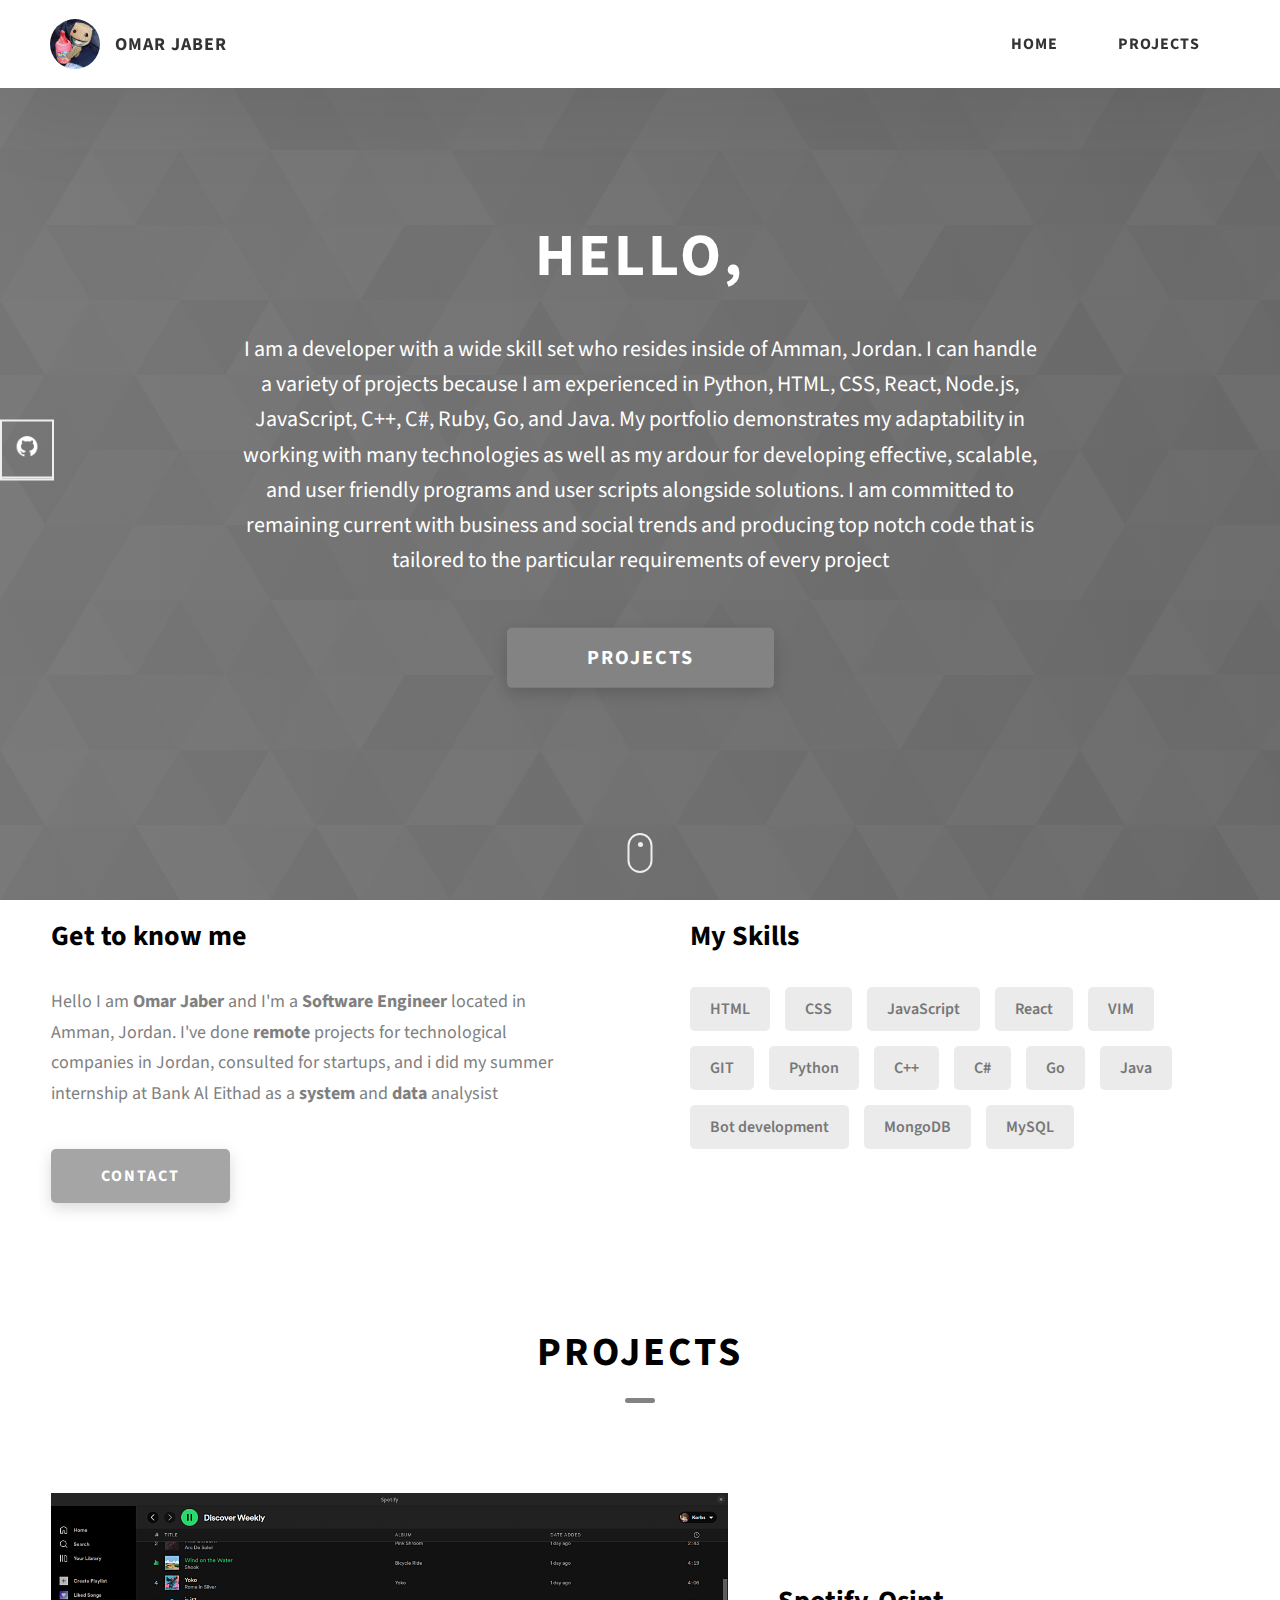
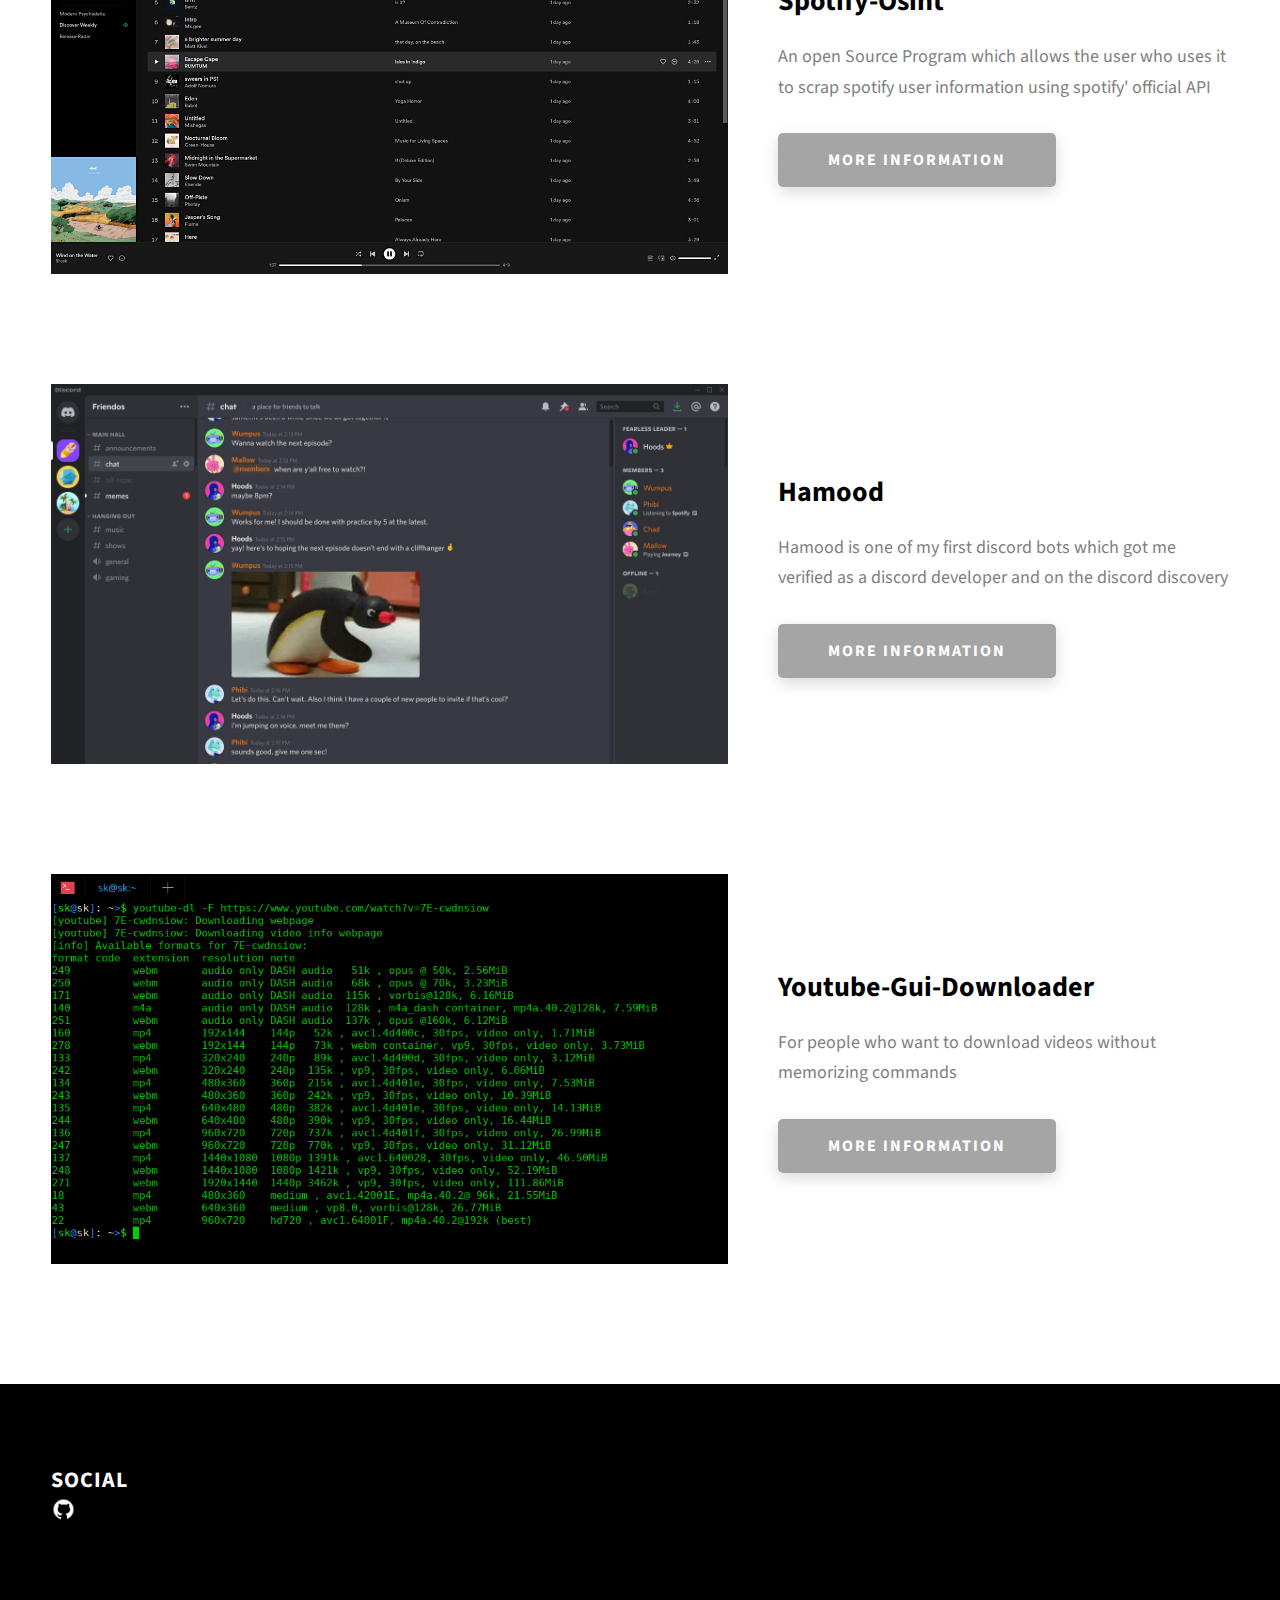
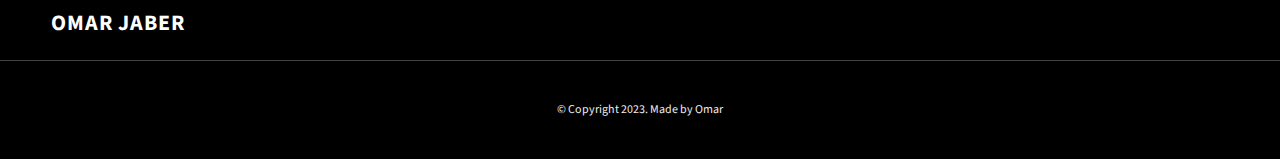
<file: index.html>
<!DOCTYPE html>
<html lang="en">
  <head>
    <meta charset="UTF-8" />
    <meta name="viewport" content="width=device-width, initial-scale=1.0" />
    <meta http-equiv="X-UA-Compatible" content="ie=edge" />
    <title>Omar Jaber</title>
    <meta name="description" content="Portfolio:O" />

    <link rel="stylesheet" href="css/style.css" />

    <link rel="preconnect" href="https://fonts.googleapis.com" />
    <link rel="preconnect" href="https://fonts.gstatic.com" crossorigin />
    <link
      href="https://fonts.googleapis.com/css2?family=Source+Sans+Pro:wght@400;600;700;900&display=swap"
      rel="stylesheet"
    />
  </head>
  <body>
    <header class="header">
      <div class="header__content">
        <div class="header__logo-container">
          <div class="header__logo-img-cont">
            <img
              src="./assets/png/avatar2.png"
              alt="Omar Logo Image"
              class="header__logo-img"
            />
          </div>
          <span class="header__logo-sub">Omar Jaber</span>
        </div>
        <div class="header__main">
          <ul class="header__links">
            <li class="header__link-wrapper">
              <a href="./index.html" class="header__link"> Home </a>
            </li>
            <li class="header__link-wrapper">
              <a href="./index.html#projects" class="header__link">
                Projects
              </a>
            </li>
          </ul>
          <div class="header__main-ham-menu-cont">
            <img
              src="./assets/svg/ham-menu.svg"
              alt="hamburger menu"
              class="header__main-ham-menu"
            />
            <img
              src="./assets/svg/ham-menu-close.svg"
              alt="hamburger menu close"
              class="header__main-ham-menu-close d-none"
            />
          </div>
        </div>
      </div>
      <div class="header__sm-menu">
        <div class="header__sm-menu-content">
          <ul class="header__sm-menu-links">
            <li class="header__sm-menu-link">
              <a href="./index.html"> Home </a>
            </li>

            <li class="header__sm-menu-link">
              <a href="./index.html#projects"> Projects </a>
            </li>
          </ul>
        </div>
      </div>
    </header>
    <section class="home-hero">
      <div class="home-hero__content">
        <h1 class="heading-primary">Hello,</h1>
        <div class="home-hero__info">
          <p class="text-primary">
            I am a developer with a wide skill set who resides inside of Amman, Jordan.
            I can handle a variety of projects because I am experienced in Python, HTML, CSS, React, Node.js, JavaScript, C++, C#, Ruby, Go, and Java.
            My portfolio demonstrates my adaptability in working with many technologies as well as my ardour for developing effective, scalable,
            and user friendly programs and user scripts alongside solutions.
            I am committed to remaining current with business and social trends and producing top notch code that is tailored
            to the particular requirements of every project
          </p>
        </div>
        <div class="home-hero__cta">
          <a href="./#projects" class="btn btn--bg">Projects</a>
        </div>
      </div>
      <div class="home-hero__socials">
        <div class="home-hero__social">
        </div>
        <div class="home-hero__social">
          <a href="https://github.com/ka-chng" target="_blank" class="home-hero__social-icon-link">
            <img
              src="./assets/png/github-ico.png"
              alt="icon"
              class="home-hero__social-icon"
            />
          </a>
        </div>
        </div>
      </div>
      <div class="home-hero__mouse-scroll-cont">
        <div class="mouse"></div>
      </div>
    </section>
    <br/>
      <div class="main-container">
        <div class="about__content">
          <div class="about__content-main">
            <h3 class="about__content-title">Get to know me</h3>
            <div class="about__content-details">
              <p class="about__content-details-para">
                Hello I am
                <strong>Omar Jaber</strong>
                and I'm a <strong> Software Engineer </strong> located in
                Amman, Jordan. I've done
                <strong> remote </strong>
                projects for technological companies in Jordan, consulted for startups, and i did my summer internship at Bank Al Eithad
                as a <strong>system</strong> and <strong>data</strong> analysist
              </p>
            </div>
            <a href="mailto:villain@duck.com" class="btn btn--med btn--theme dynamicBgClr"
              >Contact</a
            >
          </div>
          <div class="about__content-skills">
            <h3 class="about__content-title">My Skills</h3>
            <div class="skills">
              <div class="skills__skill">HTML</div>
              <div class="skills__skill">CSS</div>
              <div class="skills__skill">JavaScript</div>
              <div class="skills__skill">React</div>
              <div class="skills__skill">VIM</div>
              <div class="skills__skill">GIT</div>
              <div class="skills__skill">Python</div>
              <div class="skills__skill">C++</div>
              <div class="skills__skill">C#</div>
              <div class="skills__skill">Go</div>
              <div class="skills__skill">Java</div>
              <div class="skills__skill">Bot development</div>
              <div class="skills__skill">MongoDB</div>
              <div class="skills__skill">MySQL</div>

            </div>
          </div>
        </div>
      </div>
    </section>
    <section id="projects" class="projects sec-pad">
      <div class="main-container">
        <h2 class="heading heading-sec heading-sec__mb-bg">
          <span class="heading-sec__main">Projects</span>
          <span class="heading-sec__sub">
          </span>
        </h2>

        <div class="projects__content">
          <div class="projects__row">
            <div class="projects__row-img-cont">
              <img
                src="./assets/jpeg/spotify.jpeg"
                alt="Software Screenshot"
                class="projects__row-img"
                loading="lazy"
              />
            </div>
            <div class="projects__row-content">
              <h3 class="projects__row-content-title">Spotify-Osint</h3>
              <p class="projects__row-content-desc">
                An open Source Program which allows the user who uses it to scrap spotify user information using spotify' official API
              </p>
              <a
                href="./project-1.html"
                class="btn btn--med btn--theme dynamicBgClr"
                target="_blank"
                >More Information</a
              >
            </div>
          </div>
          <div class="projects__row">
            <div class="projects__row-img-cont">
              <img
                src="./assets/jpeg/discord.jpeg"
                alt="Software Screenshot"
                class="projects__row-img"
                loading="lazy"
              />
            </div>
            <div class="projects__row-content">
              <h3 class="projects__row-content-title">Hamood</h3>
              <p class="projects__row-content-desc">
                Hamood is one of my first discord bots which got me verified as a discord developer and on the discord discovery
              </p>
              <a
                href="./project-2.html"
                class="btn btn--med btn--theme dynamicBgClr"
                target="_blank"
                >More Information</a
              >
            </div>
          </div>
          <div class="projects__row">
            <div class="projects__row-img-cont">
              <img
                src="./assets/jpeg/yt-dl.jpeg"
                alt="Software Screenshot"
                class="projects__row-img"
                loading="lazy"
              />
            </div>
            <div class="projects__row-content">
              <h3 class="projects__row-content-title">Youtube-Gui-Downloader</h3>
              <p class="projects__row-content-desc">
                For people who want to download videos without memorizing commands
              </p>
              <a
                href="./project-3.html"
                class="btn btn--med btn--theme dynamicBgClr"
                target="_blank"
                >More Information</a
              >
          </div>
        </div>
      </div>
    </section>
        </div>
      </div>
    </section>
    <footer class="main-footer">
      <div class="main-container">
        <div class="main-footer__upper">
          <div class="main-footer__row main-footer__row-1">
            <h2 class="heading heading-sm main-footer__heading-sm">
              <span>Social</span>
            </h2>
              <a target="_blank" rel="noreferrer" href="#">
                <img
                  class="main-footer__icon"
                  src="./assets/png/github-ico.png"
                  alt="icon"
                  link="https://github.com/ka-chng"
                />
              </a>
            </div>
          </div>
          <div class="main-footer__row main-footer__row-2">
            <h4 class="heading heading-sm text-lt">Omar Jaber</h4>
            <p class="main-footer__short-desc">
            </p>
          </div>
        </div>
        <div class="main-footer__lower">
          &copy; Copyright 2023. Made by Omar
        </div>
      </div>
    </footer>

    <script src="./index.js"></script>
  </body>
</html>
</file>
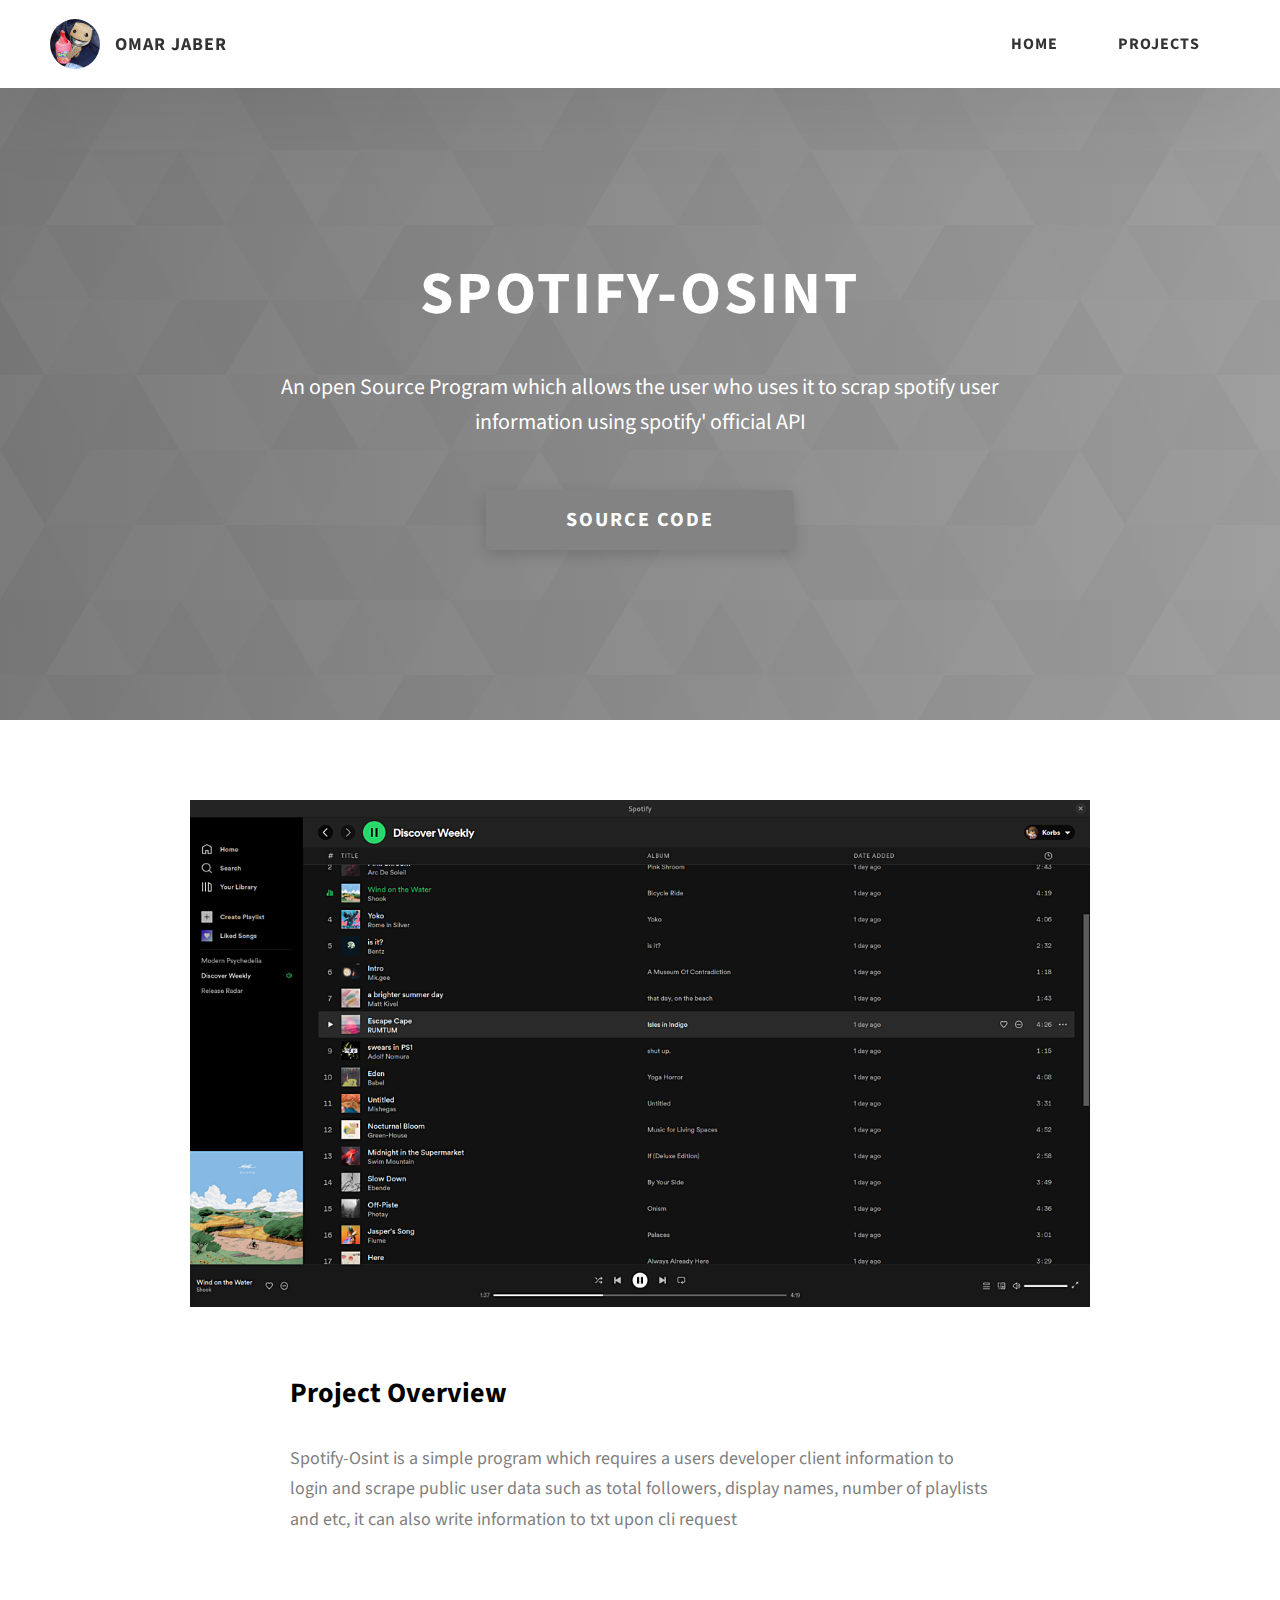
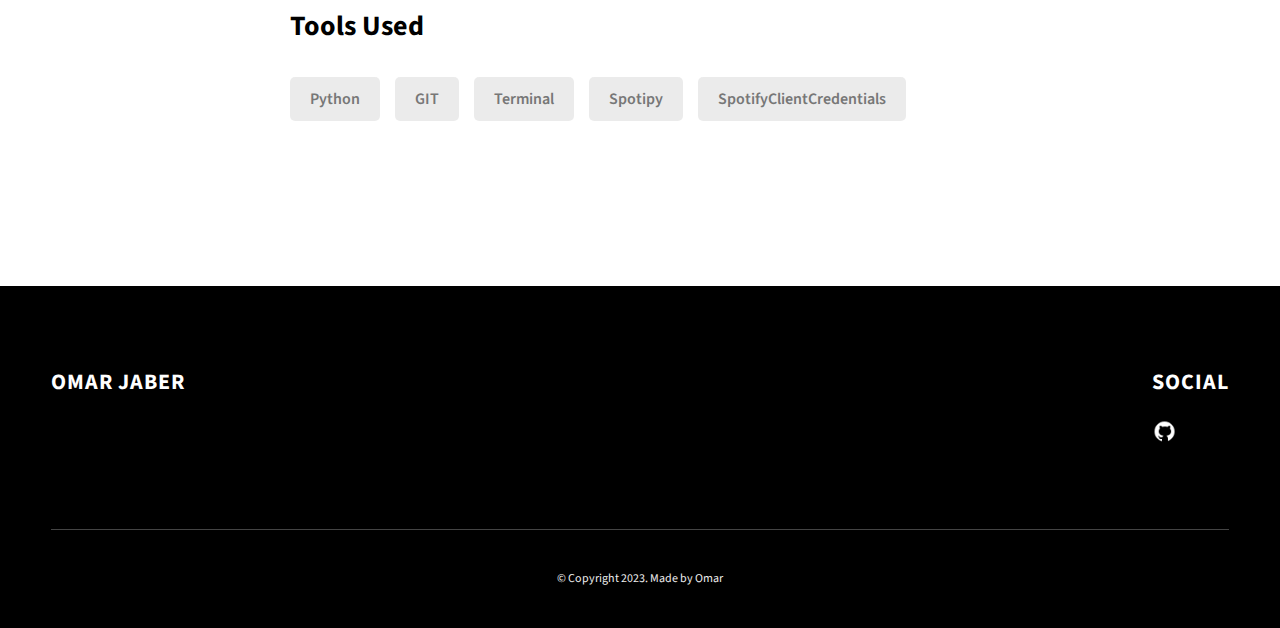
<file: project-1.html>
<!DOCTYPE html>
<html lang="en">
  <head>
    <meta charset="UTF-8" />
    <meta name="viewport" content="width=device-width, initial-scale=1.0" />
    <meta http-equiv="X-UA-Compatible" content="ie=edge" />
    <title>Spotify-Osint</title>
    <meta name="description" content="Case study page of Project" />

    <link rel="stylesheet" href="css/style.css" />

    <link rel="preconnect" href="https://fonts.googleapis.com" />
    <link rel="preconnect" href="https://fonts.gstatic.com" crossorigin />
    <link
      href="https://fonts.googleapis.com/css2?family=Source+Sans+Pro:wght@400;600;700;900&display=swap"
      rel="stylesheet"
    />
  </head>
  <body>
    <header class="header">
      <div class="header__content">
        <div class="header__logo-container">
          <div class="header__logo-img-cont">
            <img
              src="./assets/png/avatar2.png"
              alt="Omar Logo Image"
              class="header__logo-img"
            />
          </div>
          <span class="header__logo-sub">Omar Jaber</span>
        </div>
        <div class="header__main">
          <ul class="header__links">
            <li class="header__link-wrapper">
              <a href="./index.html" class="header__link"> Home </a>
            </li>
            <li class="header__link-wrapper">
              <a href="./index.html#projects" class="header__link">
                Projects
              </a>
            </li>
          </ul>
          <div class="header__main-ham-menu-cont">
            <img
              src="./assets/svg/ham-menu.svg"
              alt="hamburger menu"
              class="header__main-ham-menu"
            />
            <img
              src="./assets/svg/ham-menu-close.svg"
              alt="hamburger menu close"
              class="header__main-ham-menu-close d-none"
            />
          </div>
        </div>
      </div>
      <div class="header__sm-menu">
        <div class="header__sm-menu-content">
          <ul class="header__sm-menu-links">
            <li class="header__sm-menu-link">
              <a href="./index.html"> Home </a>
            </li>

            <li class="header__sm-menu-link">
              <a href="./index.html#projects"> Projects </a>
            </li>
          </ul>
        </div>
      </div>
    </header>
    <section class="project-cs-hero">
      <div class="project-cs-hero__content">
        <h1 class="heading-primary">Spotify-Osint</h1>
        <div class="project-cs-hero__info">
          <p class="text-primary">
            An open Source Program which allows the user who uses it to scrap spotify user information using spotify' official API
          </p>
        </div>
        <div class="project-cs-hero__cta">
          <a href="https://github.com/ka-chng/spotify-information-gather" class="btn btn--bg" target="_blank">Source Code</a>
        </div>
      </div>
    </section>
    <section class="project-details">
      <div class="main-container">
        <div class="project-details__content">
          <div class="project-details__showcase-img-cont">
            <img
              src="./assets/jpeg/spotify.jpeg"
              alt="Project Image"
              class="project-details__showcase-img"
            />
          </div>
          <div class="project-details__content-main">
            <div class="project-details__desc">
              <h3 class="project-details__content-title">Project Overview</h3>
              <p class="project-details__desc-para">
                Spotify-Osint is a simple program which requires a users developer client information to login and scrape public user data such as total followers, display names, number of playlists and etc, it can also write information to txt upon cli request
              </p>
              <p class="project-details__desc-para">
              </p>
            </div>
            <div class="project-details__tools-used">
              <h3 class="project-details__content-title">Tools Used</h3>
              <div class="skills">
                <div class="skills__skill">Python</div>
                <div class="skills__skill">GIT</div>
                <div class="skills__skill">Terminal</div>
                <div class="skills__skill">Spotipy</div>
                <div class="skills__skill">SpotifyClientCredentials</div>
              </div>
            </div>
            <div class="project-details__links">
            </div>
          </div>
        </div>
      </div>
    </section>
    <footer class="main-footer">
      <div class="main-container">
        <div class="main-footer__upper">
          <div class="main-footer__row main-footer__row-1">
            <h2 class="heading heading-sm main-footer__heading-sm">
              <span>Social</span>
            </h2>
            <div class="main-footer__social-cont">
              <a target="_blank" rel="noreferrer" href="https://github.com/ka-chng">
                <img
                  class="main-footer__icon"
                  src="./assets/png/github-ico.png"
                  alt="icon"
                />
              </a>
            </div>
          </div>
          <div class="main-footer__row main-footer__row-2">
            <h4 class="heading heading-sm text-lt">Omar Jaber</h4>
          </div>
        </div>

        <div class="main-footer__lower">
          &copy; Copyright 2023. Made by Omar 
        </div>
      </div>
    </footer>
    <script src="./index.js"></script>
  </body>
</html>
</file>
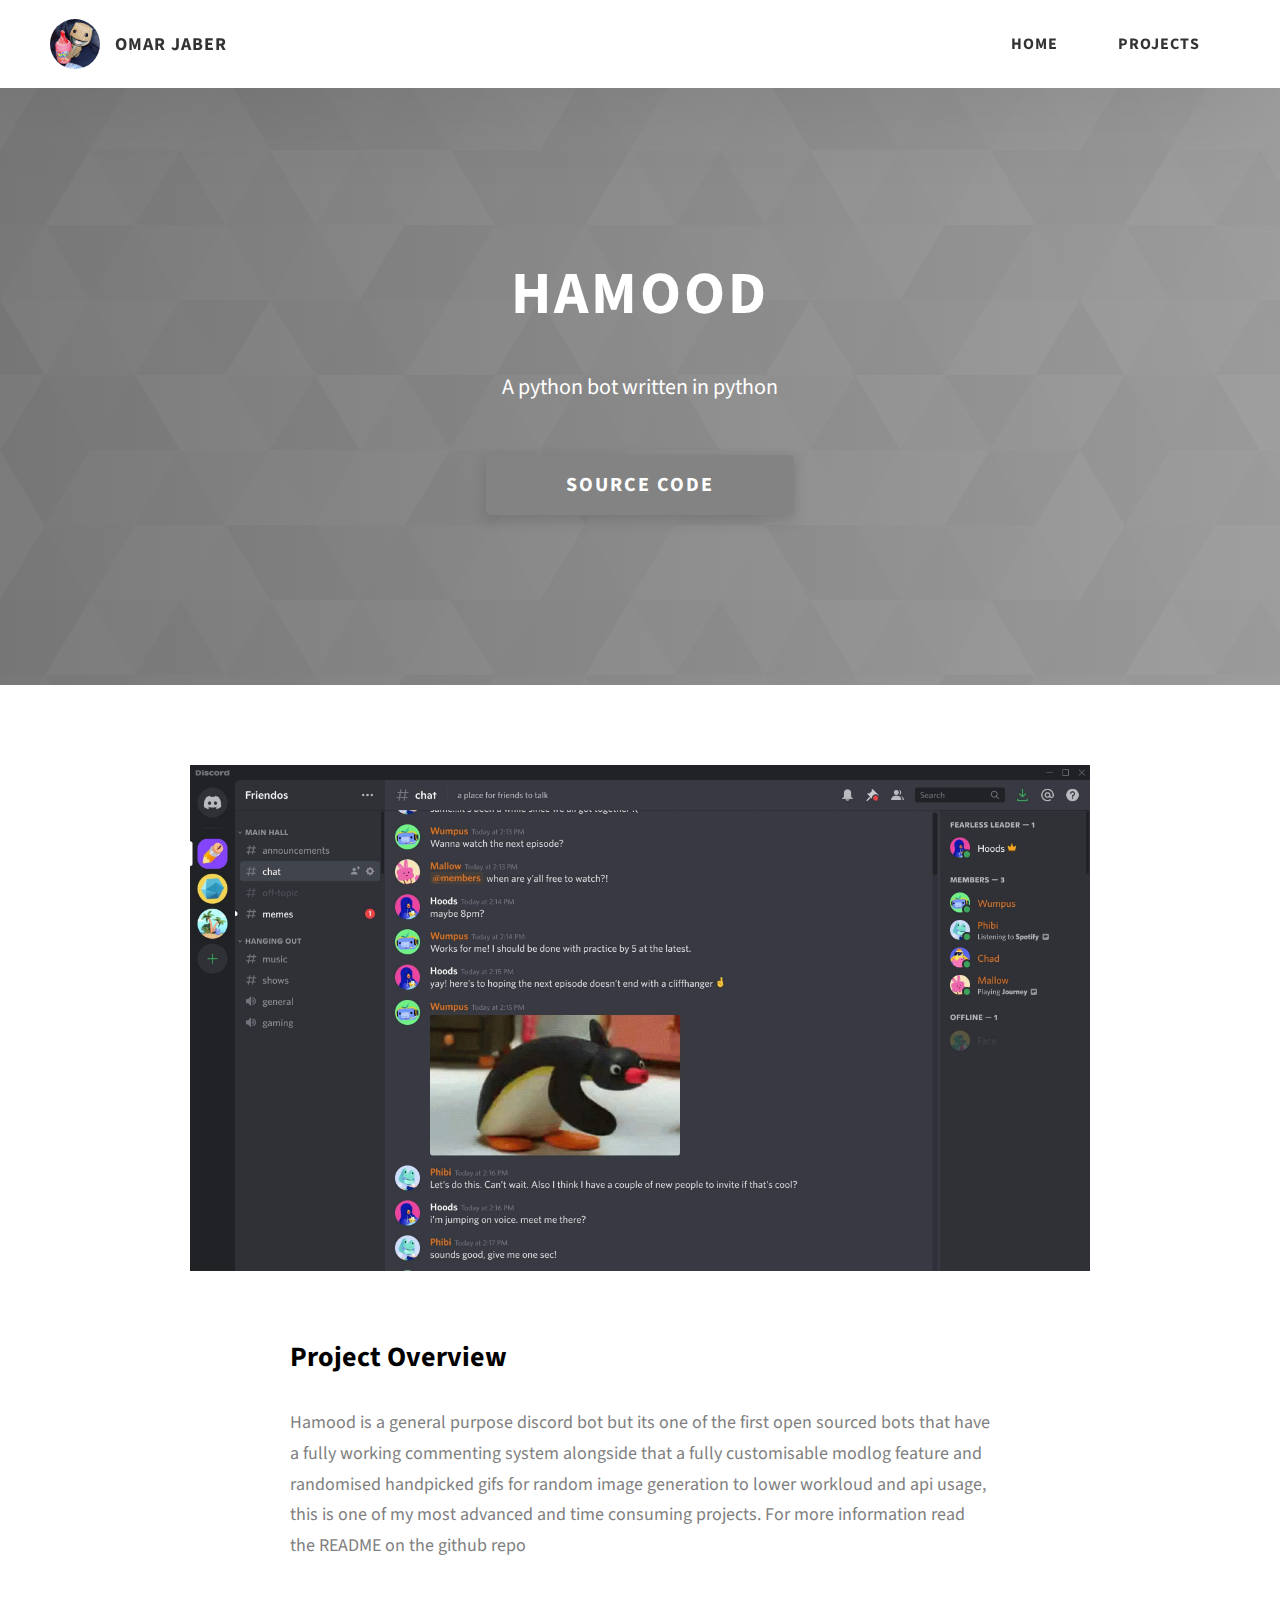
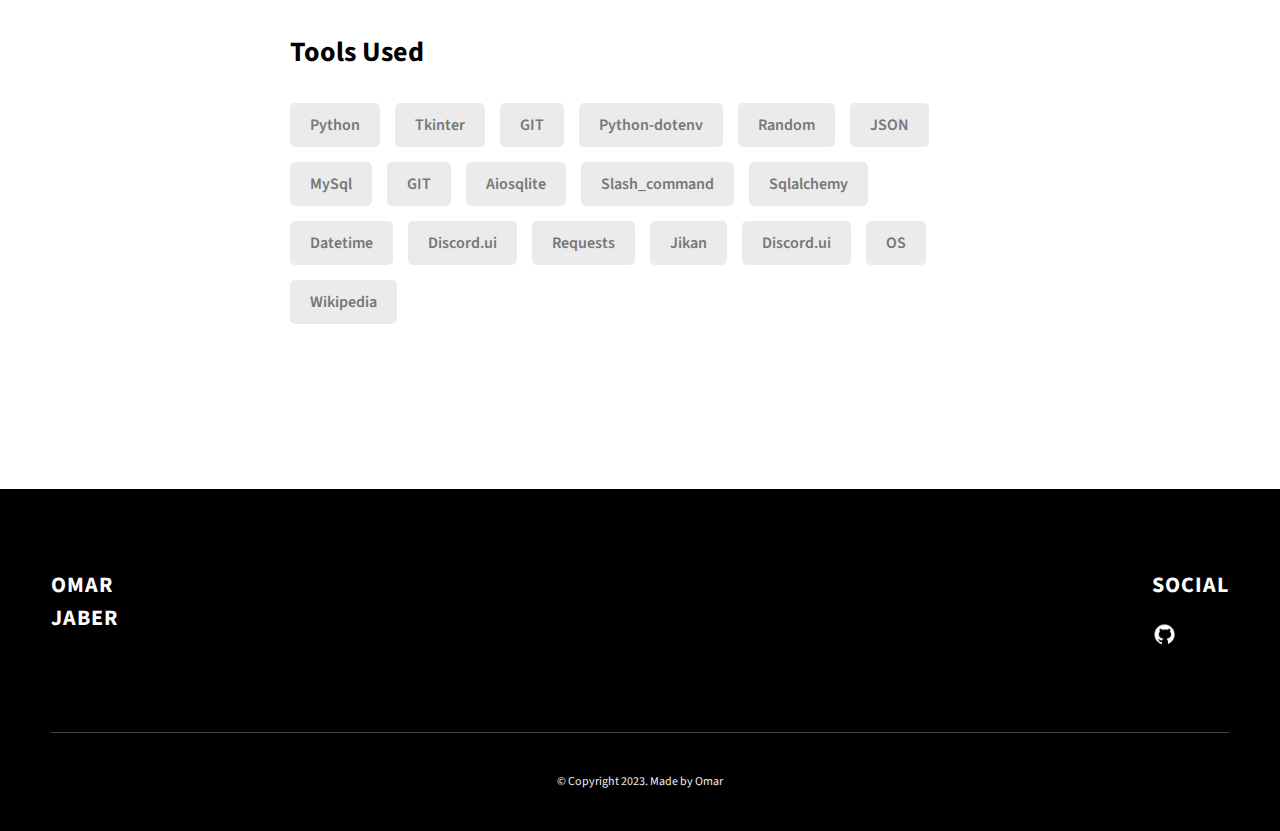
<file: project-2.html>
<!DOCTYPE html>
<html lang="en">
  <head>
    <meta charset="UTF-8" />
    <meta name="viewport" content="width=device-width, initial-scale=1.0" />
    <meta http-equiv="X-UA-Compatible" content="ie=edge" />
    <title>Hamood</title>
    <meta name="description" content="Case study page of Project" />

    <link rel="stylesheet" href="css/style.css" />

    <link rel="preconnect" href="https://fonts.googleapis.com" />
    <link rel="preconnect" href="https://fonts.gstatic.com" crossorigin />
    <link
      href="https://fonts.googleapis.com/css2?family=Source+Sans+Pro:wght@400;600;700;900&display=swap"
      rel="stylesheet"
    />
  </head>
  <body>
    <header class="header">
      <div class="header__content">
        <div class="header__logo-container">
          <div class="header__logo-img-cont">
            <img
              src="./assets/png/avatar2.png"
              alt="Omar Logo Image"
              class="header__logo-img"
            />
          </div>
          <span class="header__logo-sub">Omar Jaber</span>
        </div>
        <div class="header__main">
          <ul class="header__links">
            <li class="header__link-wrapper">
              <a href="./index.html" class="header__link"> Home </a>
            </li>
            <li class="header__link-wrapper">
              <a href="./index.html#projects" class="header__link">
                Projects
              </a>
            </li>
          </ul>
          <div class="header__main-ham-menu-cont">
            <img
              src="./assets/svg/ham-menu.svg"
              alt="hamburger menu"
              class="header__main-ham-menu"
            />
            <img
              src="./assets/svg/ham-menu-close.svg"
              alt="hamburger menu close"
              class="header__main-ham-menu-close d-none"
            />
          </div>
        </div>
      </div>
      <div class="header__sm-menu">
        <div class="header__sm-menu-content">
          <ul class="header__sm-menu-links">
            <li class="header__sm-menu-link">
              <a href="./index.html"> Home </a>
            </li>
            <li class="header__sm-menu-link">
              <a href="./index.html#projects"> Projects </a>
            </li>
          </ul>
        </div>
      </div>
    </header>
    <section class="project-cs-hero">
      <div class="project-cs-hero__content">
        <h1 class="heading-primary">Hamood</h1>
        <div class="project-cs-hero__info">
          <p class="text-primary">
            A python bot written in python
          </p>
        </div>
        <div class="project-cs-hero__cta">
          <a href="https://github.com/ka-chng/hamood-bot" class="btn btn--bg" target="_blank">Source Code</a>
        </div>
      </div>
    </section>
    <section class="project-details">
      <div class="main-container">
        <div class="project-details__content">
          <div class="project-details__showcase-img-cont">
            <img
              src="./assets/jpeg/discord.jpeg"
              alt="Project Image"
              class="project-details__showcase-img"
            />
          </div>
          <div class="project-details__content-main">
            <div class="project-details__desc">
              <h3 class="project-details__content-title">Project Overview</h3>
              <p class="project-details__desc-para">
                Hamood is a general purpose discord bot but its one of the first open sourced bots that have a fully working commenting system
                alongside that a fully customisable modlog feature and randomised handpicked gifs for random image generation to lower workloud and api
                usage, this is one of my most advanced and time consuming projects. For more information read the README on the github repo
              </p>
            </div>
            <div class="project-details__tools-used">
              <h3 class="project-details__content-title">Tools Used</h3>
              <div class="skills">
                <div class="skills__skill">Python</div>
                <div class="skills__skill">Tkinter</div>
                <div class="skills__skill">GIT</div>
                <div class="skills__skill">Python-dotenv</div>
                <div class="skills__skill">Random</div>
                <div class="skills__skill">JSON</div>
                <div class="skills__skill">MySql</div>
                <div class="skills__skill">GIT</div>
                <div class="skills__skill">Aiosqlite</div>
                <div class="skills__skill">Slash_command</div>
                <div class="skills__skill">Sqlalchemy </div>
                <div class="skills__skill">Datetime</div>
                <div class="skills__skill">Discord.ui</div>
                <div class="skills__skill">Requests</div>
                <div class="skills__skill">Jikan</div>
                <div class="skills__skill">Discord.ui</div>
                <div class="skills__skill">OS</div>
                <div class="skills__skill">Wikipedia</div>

              </div>
            </div>
            <div class="project-details__links">
            </div>
          </div>
        </div>
      </div>
    </section>
    <footer class="main-footer">
      <div class="main-container">
        <div class="main-footer__upper">
          <div class="main-footer__row main-footer__row-1">
            <h2 class="heading heading-sm main-footer__heading-sm">
              <span>Social</span>
            </h2>
            <div class="main-footer__social-cont">
              <a target="_blank" rel="noreferrer" href="https://github.com/ka-chng">
                <img
                  class="main-footer__icon"
                  src="./assets/png/github-ico.png"
                  alt="icon"
                />
            </div>
          </div>
          <div class="main-footer__row main-footer__row-2">
            <h4 class="heading heading-sm text-lt">Omar Jaber</h4>
          </div>
        </div>

        <div class="main-footer__lower">
          &copy; Copyright 2023. Made by Omar
        </div>
      </div>
    </footer>
    <script src="./index.js"></script>
  </body>
</html>
</file>
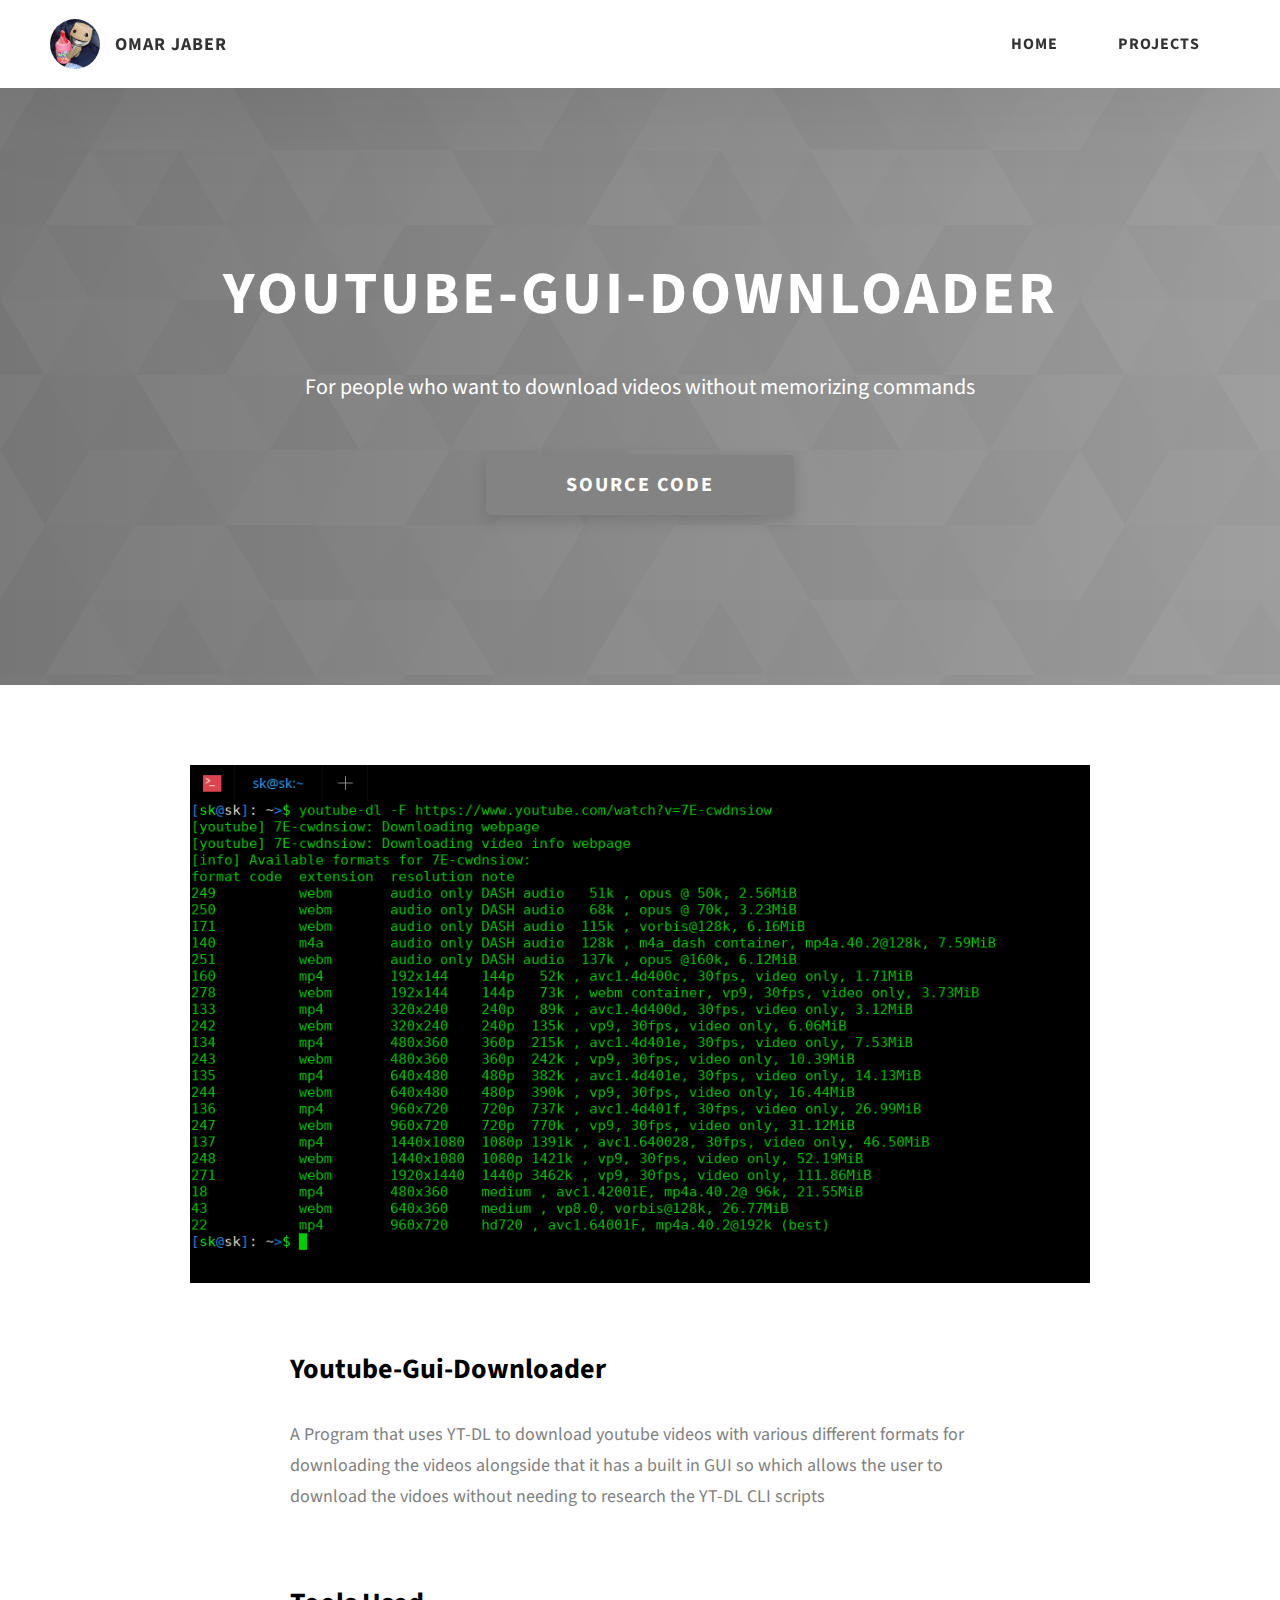
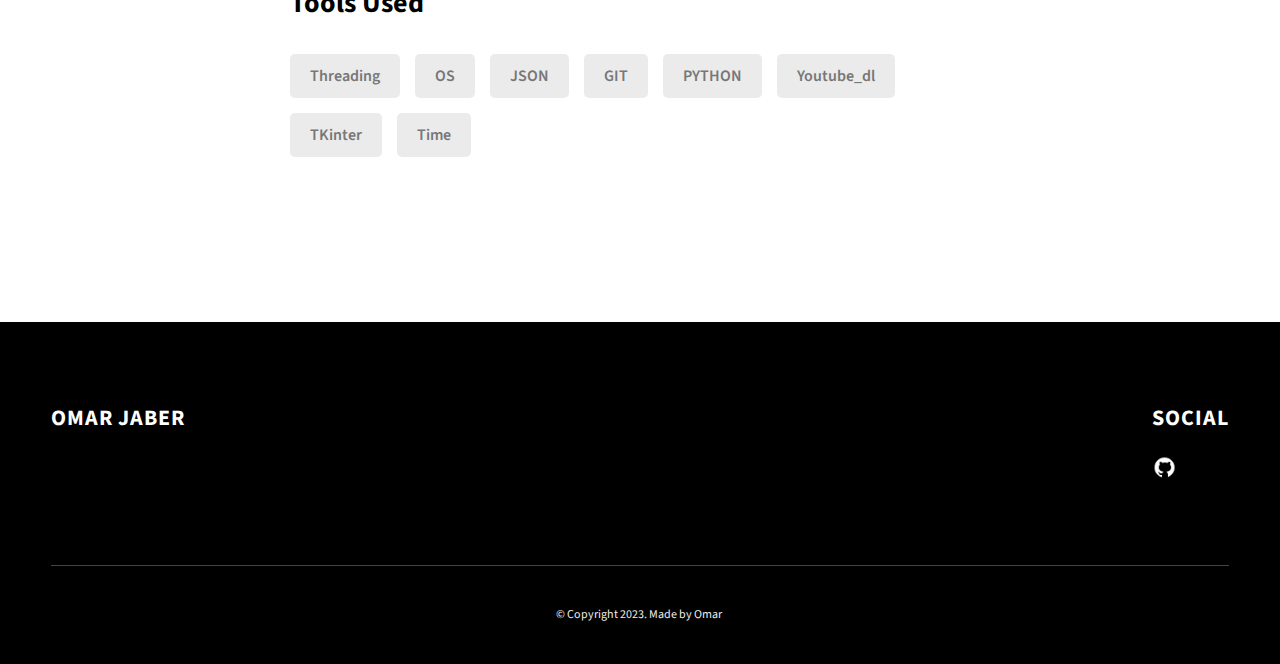
<file: project-3.html>
<!DOCTYPE html>
<html lang="en">
  <head>
    <meta charset="UTF-8" />
    <meta name="viewport" content="width=device-width, initial-scale=1.0" />
    <meta http-equiv="X-UA-Compatible" content="ie=edge" />
    <title>Youtube-Gui-Downloader</title>
    <meta name="description" content="Case study page of Project" />

    <link rel="stylesheet" href="css/style.css" />

    <link rel="preconnect" href="https://fonts.googleapis.com" />
    <link rel="preconnect" href="https://fonts.gstatic.com" crossorigin />
    <link
      href="https://fonts.googleapis.com/css2?family=Source+Sans+Pro:wght@400;600;700;900&display=swap"
      rel="stylesheet"
    />
  </head>
  <body>
    <header class="header">
      <div class="header__content">
        <div class="header__logo-container">
          <div class="header__logo-img-cont">
            <img
              src="./assets/png/avatar2.png"
              alt="Omar Logo Image"
              class="header__logo-img"
            />
          </div>
          <span class="header__logo-sub">Omar Jaber</span>
        </div>
        <div class="header__main">
          <ul class="header__links">
            <li class="header__link-wrapper">
              <a href="./index.html" class="header__link"> Home </a>
            </li>
            <li class="header__link-wrapper">
              <a href="./index.html#projects" class="header__link">
                Projects
              </a>
            </li>
          </ul>
          <div class="header__main-ham-menu-cont">
            <img
              src="./assets/svg/ham-menu.svg"
              alt="hamburger menu"
              class="header__main-ham-menu"
            />
            <img
              src="./assets/svg/ham-menu-close.svg"
              alt="hamburger menu close"
              class="header__main-ham-menu-close d-none"
            />
          </div>
        </div>
      </div>
      <div class="header__sm-menu">
        <div class="header__sm-menu-content">
          <ul class="header__sm-menu-links">
            <li class="header__sm-menu-link">
              <a href="./index.html"> Home </a>
            </li>
            <li class="header__sm-menu-link">
              <a href="./index.html#projects"> Projects </a>
            </li>
          </ul>
        </div>
      </div>
    </header>
    <section class="project-cs-hero">
      <div class="project-cs-hero__content">
        <h1 class="heading-primary">Youtube-Gui-Downloader</h1>
        <div class="project-cs-hero__info">
          <p class="text-primary">
            For people who want to download videos without memorizing commands
          </p>
        </div>
        <div class="project-cs-hero__cta">
          <a href="https://github.com/ka-chng/youtube-gui-downloader" class="btn btn--bg" target="_blank">Source Code</a>
        </div>
      </div>
    </section>
    <section class="project-details">
      <div class="main-container">
        <div class="project-details__content">
          <div class="project-details__showcase-img-cont">
            <img
              src="./assets/jpeg/yt-dl.jpeg"
              alt="Project Image"
              class="project-details__showcase-img"
            />
          </div>
          <div class="project-details__content-main">
            <div class="project-details__desc">
              <h3 class="project-details__content-title">Youtube-Gui-Downloader</h3>
              <p class="project-details__desc-para">
                A Program that uses YT-DL to download youtube videos with various different formats for downloading the videos
                alongside that it has a built in GUI so which allows the user to download the vidoes without needing to research the YT-DL CLI scripts 
              </p>
              <p class="project-details__desc-para">
              </p>
            </div>
            <div class="project-details__tools-used">
              <h3 class="project-details__content-title">Tools Used</h3>
              <div class="skills">
                <div class="skills__skill">Threading</div>
                <div class="skills__skill">OS</div>
                <div class="skills__skill">JSON</div>
                <div class="skills__skill">GIT</div>
                <div class="skills__skill">PYTHON</div>
                <div class="skills__skill">Youtube_dl</div>
                <div class="skills__skill">TKinter</div>
                <div class="skills__skill">Time</div>
              </div>
            </div>
            <div class="project-details__links">
            </div>
          </div>
        </div>
      </div>
    </section>
    <footer class="main-footer">
      <div class="main-container">
        <div class="main-footer__upper">
          <div class="main-footer__row main-footer__row-1">
            <h2 class="heading heading-sm main-footer__heading-sm">
              <span>Social</span>
            </h2>
            <div class="main-footer__social-cont">
              <a target="_blank" rel="noreferrer" href="https://github.com/ka-chng">
                <img
                  class="main-footer__icon"
                  src="./assets/png/github-ico.png"
                  alt="icon"
                />
              </a>
            </div>
          </div>
          <div class="main-footer__row main-footer__row-2">
            <h4 class="heading heading-sm text-lt">Omar Jaber</h4>
          </div>
        </div>

        <div class="main-footer__lower">
          &copy; Copyright 2023. Made by Omar
          <a rel="noreferrer" target="_blank">
        </div>
      </div>
    </footer>
    <script src="./index.js"></script>
  </body>
</html>
</file>
<file: css/style.css>
/*
0 - 600px:      Phone
600 - 900px:    Tablet portrait
900 - 1200px:   Tablet landscape
[1200 - 1800] is where our normal styles apply
1800px + :      Big desktop
$breakpoint arguement choices:
- phone
- tab-port
- tab-land
- big-desktop

Inside media queries 1em is always 16px i.e 1em = 16px at every screen size only inside media queries
*/
*,
*::after,
*::before {
  margin: 0;
  padding: 0;
  box-sizing: inherit;
  font-family: inherit; }

html {
  font-size: 62.5%;
  scroll-behavior: smooth; }
  @media only screen and (max-width: 75em) {
    html {
      font-size: 59%; } }
  @media only screen and (max-width: 56.25em) {
    html {
      font-size: 56%; } }
  @media only screen and (min-width: 112.5em) {
    html {
      font-size: 65%; } }

body {
  box-sizing: border-box;
  position: relative;
  line-height: 1.5;
  font-family: sans-serif;
  overflow-x: hidden;
  overflow-y: scroll;
  font-family: 'Source Sans Pro', sans-serif; }

a {
  text-decoration: none;
  color: inherit; }

li {
  list-style: none; }

input:focus,
button:focus,
a:focus,
textarea:focus {
  outline: none; }

button {
  border: none;
  cursor: pointer; }

textarea {
  resize: none; }

.heading-primary {
  font-size: 6rem;
  text-transform: uppercase;
  letter-spacing: 3px;
  text-align: center; }
  @media only screen and (max-width: 37.5em) {
    .heading-primary {
      font-size: 4.5rem; } }

.heading-sec__mb-bg {
  margin-bottom: 11rem; }
  @media only screen and (max-width: 56.25em) {
    .heading-sec__mb-bg {
      margin-bottom: 8rem; } }

.heading-sec__mb-med {
  margin-bottom: 9rem; }
  @media only screen and (max-width: 56.25em) {
    .heading-sec__mb-med {
      margin-bottom: 8rem; } }

.heading-sec__main {
  display: block;
  font-size: 4rem;
  text-transform: uppercase;
  letter-spacing: 1px;
  letter-spacing: 3px;
  text-align: center;
  margin-bottom: 3.5rem;
  position: relative; }
  .heading-sec__main--lt {
    color: #fff; }
    .heading-sec__main--lt::after {
      content: '';
      background: #fff !important; }
  .heading-sec__main::after {
    content: '';
    position: absolute;
    top: calc(100% + 1.5rem);
    height: 5px;
    width: 3rem;
    background: #838383;
    left: 50%;
    transform: translateX(-50%);
    border-radius: 5px; }
    @media only screen and (max-width: 37.5em) {
      .heading-sec__main::after {
        top: calc(100% + 1.2rem); } }

.heading-sec__sub {
  display: block;
  text-align: center;
  color: #777;
  font-size: 2rem;
  font-weight: 500;
  max-width: 80rem;
  margin: auto;
  line-height: 1.6; }
  @media only screen and (max-width: 37.5em) {
    .heading-sec__sub {
      font-size: 1.8rem; } }
  .heading-sec__sub--lt {
    color: #eee; }

.heading-sm {
  font-size: 2.2rem;
  text-transform: uppercase;
  letter-spacing: 1px; }

.main-container {
  max-width: 120rem;
  margin: auto;
  width: 92%; }

.btn {
  background: #838383;
  color: #ffffff;
  text-transform: uppercase;
  letter-spacing: 2px;
  display: inline-block;
  font-weight: 700;
  border-radius: 5px;
  box-shadow: 0 5px 15px 0 rgba(0, 0, 0, 0.15);
  transition: transform .3s; }
  .btn:hover {
    transform: translateY(-3px); }
  .btn--bg {
    padding: 1.5rem 8rem;
    font-size: 2rem; }
  .btn--med {
    padding: 1.5rem 5rem;
    font-size: 1.6rem; }
  .btn--theme {
    background: #a5a5a5;
    color: #fff; }
  .btn--theme-inv {
    color: #959595;
    background: #fff;
    border: 2px solid #797979;
    box-shadow: none;
    padding: calc(1.5rem - 2px) calc(5rem - 2px); }

.sec-pad {
  padding: 12rem 0; }
  @media only screen and (max-width: 56.25em) {
    .sec-pad {
      padding: 8rem 0; } }

.text-primary {
  color: #fff;
  font-size: 2.2rem;
  text-align: center;
  width: 100%;
  line-height: 1.6; }
  @media only screen and (max-width: 37.5em) {
    .text-primary {
      font-size: 2rem; } }

.d-none {
  display: none; }

.home-hero {
  color: #fff;
  background: linear-gradient(to right, rgba(89, 89, 89, 0.8), rgba(73, 73, 73, 0.8)), url(../../assets/svg/common-bg.svg);
  background-position: center;
  height: 100vh;
  min-height: 80rem;
  max-height: 120rem;
  position: relative; }
  @media only screen and (max-width: 37.5em) {
    .home-hero {
      height: unset;
      min-height: unset; } }
  .home-hero__socials {
    position: absolute;
    top: 50%;
    border: 2px solid #eee;
    border-left: 2px solid #eee;
    transform: translateY(-50%); }
    @media only screen and (max-width: 56.25em) {
      .home-hero__socials {
        display: none; } }
  .home-hero__mouse-scroll-cont {
    position: absolute;
    bottom: 3%;
    left: 50%;
    transform: translateX(-50%); }
    @media only screen and (max-width: 37.5em) {
      .home-hero__mouse-scroll-cont {
        display: none; } }
  .home-hero__social {
    width: 5rem; }
  .home-hero__social-icon-link {
    width: 100%;
    display: block;
    padding: 1.2rem;
    border-bottom: 2px solid #eee;
    transition: background .3s; }
    .home-hero__social-icon-link:hover {
      background: rgba(255, 255, 255, 0.1); }
    .home-hero__social-icon-link--bd-none {
      border-bottom: 0; }
  .home-hero__social-icon {
    width: 100%; }
  .home-hero__content {
    position: absolute;
    top: 50%;
    left: 50%;
    transform: translate(-50%, -50%);
    max-width: 90rem;
    width: 92%; }
    @media only screen and (max-width: 37.5em) {
      .home-hero__content {
        padding: 19rem 0 13rem 0;
        margin: auto;
        position: static;
        transform: translate(0, 0); } }
  .home-hero__info {
    margin: 3rem auto 0 auto;
    max-width: 80rem; }
  .home-hero__cta {
    margin-top: 5rem;
    text-align: center; }

.about {
  background: #fafafa; }
  .about__content {
    display: grid;
    grid-template-columns: 1fr 1fr;
    grid-gap: 10rem; }
    @media only screen and (max-width: 56.25em) {
      .about__content {
        grid-template-columns: 1fr;
        grid-gap: 8rem; } }
    .about__content-title {
      font-weight: 700;
      font-size: 2.8rem;
      margin-bottom: 3rem; }
      @media only screen and (max-width: 37.5em) {
        .about__content-title {
          font-size: 2.4rem; } }
    .about__content-details-para {
      font-size: 1.8rem;
      color: grey;
      max-width: 60rem;
      line-height: 1.7;
      margin-bottom: 1rem; }
      .about__content-details-para--hl {
        font-weight: 700;
        margin: 0 3px; }
      .about__content-details-para:last-child {
        margin-bottom: 4rem; }

.projects__row {
  display: grid;
  grid-template-columns: 1.5fr 1fr;
  grid-gap: 5rem;
  margin-bottom: 11rem; }
  @media only screen and (max-width: 56.25em) {
    .projects__row {
      grid-template-columns: 1fr;
      grid-gap: 2rem;
      margin-bottom: 8rem; } }
  @media only screen and (max-width: 56.25em) {
    .projects__row {
      text-align: center; } }
  .projects__row:last-child {
    margin-bottom: 0; }
  .projects__row-img-cont {
    overflow: hidden; }
  .projects__row-img {
    width: 100%;
    display: block;
    object-fit: cover; }
  .projects__row-content {
    padding: 2rem 0;
    display: flex;
    justify-content: center;
    flex-direction: column;
    align-items: flex-start; }
    @media only screen and (max-width: 56.25em) {
      .projects__row-content {
        align-items: center; } }
    .projects__row-content-title {
      font-weight: 700;
      font-size: 2.8rem;
      margin-bottom: 2rem; }
      @media only screen and (max-width: 37.5em) {
        .projects__row-content-title {
          font-size: 2.4rem; } }
    .projects__row-content-desc {
      font-size: 1.8rem;
      color: grey;
      max-width: 60rem;
      line-height: 1.7;
      margin-bottom: 3rem; }
      @media only screen and (max-width: 37.5em) {
        .projects__row-content-desc {
          font-size: 1.7rem; } }

.contact {
  background: linear-gradient(to right, rgba(0, 98, 185, 0.8), rgba(0, 98, 185, 0.8)), url(../../assets/svg/common-bg.svg);
  background-size: cover;
  background-position: center; }
  .contact__form-container {
    box-shadow: 0 0 10px rgba(0, 0, 0, 0.1);
    background: white;
    padding: 4rem;
    margin-top: 6rem;
    max-width: 80rem;
    text-align: right;
    width: 95%;
    border-radius: 5px;
    margin: 5rem auto 0 auto; }
    @media only screen and (max-width: 37.5em) {
      .contact__form-container {
        padding: 3rem; } }
  .contact__form-field {
    margin-bottom: 4rem; }
    @media only screen and (max-width: 37.5em) {
      .contact__form-field {
        margin-bottom: 3rem; } }
  .contact__form-label {
    color: #666;
    font-size: 1.4rem;
    letter-spacing: 1px;
    font-weight: 700;
    margin-bottom: 1rem;
    display: block;
    text-align: left; }
  .contact__form-input {
    color: #333;
    padding: 2rem;
    width: 100%;
    border: 1px solid #ebebeb;
    font-size: 1.6rem;
    letter-spacing: 0px;
    background: #f0f0f0;
    border-radius: 5px;
    font-weight: 600;
    /* Code for Modern Browsers */
    /* Code for WebKit, Blink, Edge */
    /* Code for Internet Explorer 10-11 */
    /* Code for Microsoft Edge */
    /* Code for Mozilla Firefox 4 to 18 */
    /* Code for Mozilla Firefox 19+ */ }
    .contact__form-input::placeholder {
      color: #999;
      font-weight: 600;
      font-size: 1.6rem; }
    .contact__form-input::-webkit-input-placeholder {
      color: #999;
      font-weight: 600;
      font-size: 1.6rem; }
    .contact__form-input:-ms-input-placeholder {
      color: #999;
      font-weight: 600;
      font-size: 1.6rem; }
    .contact__form-input::-ms-input-placeholder {
      color: #999;
      font-weight: 600;
      font-size: 1.6rem; }
    .contact__form-input:-moz-placeholder {
      opacity: 1;
      color: #999;
      font-weight: 600;
      font-size: 1.6rem; }
    .contact__form-input::-moz-placeholder {
      opacity: 1;
      color: #999;
      font-weight: 600;
      font-size: 1.6rem; }
  .contact__btn {
    width: 30%;
    padding: 2rem 4rem;
    font-size: 1.6rem; }
    @media only screen and (max-width: 37.5em) {
      .contact__btn {
        width: 100%; } }

.project-cs-hero {
  color: #fff;
  background: linear-gradient(to right, rgba(90, 90, 90, 0.8), rgba(135, 135, 135, 0.8)), url(../../assets/svg/common-bg.svg);
  background-size: cover;
  background-position: center;
  position: relative; }
  @media only screen and (max-width: 37.5em) {
    .project-cs-hero {
      height: unset;
      min-height: unset; } }
  .project-cs-hero__content {
    padding: 25rem 0 17rem 0;
    max-width: 90rem;
    width: 92%;
    margin: auto; }
    @media only screen and (max-width: 37.5em) {
      .project-cs-hero__content {
        padding: 19rem 0 13rem 0;
        margin: auto;
        position: static;
        transform: translate(0, 0); } }
  .project-cs-hero__info {
    margin: 3rem auto 0 auto;
    max-width: 80rem; }
  .project-cs-hero__cta {
    margin-top: 5rem;
    text-align: center; }

.project-details__content {
  padding: 8rem 0;
  max-width: 90rem;
  margin: auto; }
  .project-details__content-title {
    font-weight: 700;
    font-size: 2.8rem;
    margin-bottom: 3rem; }
    @media only screen and (max-width: 37.5em) {
      .project-details__content-title {
        font-size: 2.4rem; } }

.project-details__showcase-img-cont {
  width: 100%;
  margin-bottom: 6rem; }

.project-details__showcase-img {
  width: 100%; }

.project-details__content-main {
  width: 100%;
  max-width: 70rem;
  margin: auto; }

.project-details__desc {
  margin: 0 0 7rem 0; }
  .project-details__desc-para {
    font-size: 1.8rem;
    line-height: 1.7;
    color: grey;
    margin-bottom: 2rem; }

.project-details__tools-used {
  margin: 0 0 7rem 0; }
  .project-details__tools-used-list {
    display: flex;
    flex-wrap: wrap; }
  .project-details__tools-used-item {
    padding: 1rem 2rem;
    margin-bottom: 1.5rem;
    margin-right: 1.5rem;
    font-size: 1.6rem;
    background: rgba(153, 153, 153, 0.2);
    border-radius: 5px;
    font-weight: 600;
    color: #777; }

.project-details__links {
  margin: 0 0; }
  .project-details__links-btn {
    margin-right: 2rem; }
    @media only screen and (max-width: 37.5em) {
      .project-details__links-btn {
        margin-right: 0;
        width: 70%;
        margin-bottom: 2rem;
        text-align: center; } }
    .project-details__links-btn:last-child {
      margin: 0; }
      @media only screen and (max-width: 37.5em) {
        .project-details__links-btn:last-child {
          margin: 0; } }

.header {
  position: fixed;
  width: 100%;
  z-index: 1000;
  background: #000;
  background: #fff;
  box-shadow: 0 10px 100px rgba(0, 0, 0, 0.1); }
  .header__content {
    display: flex;
    align-items: center;
    justify-content: space-between;
    padding: 1rem 5rem; }
    @media only screen and (max-width: 56.25em) {
      .header__content {
        padding: 0 2rem; } }
  .header__logo-container {
    display: flex;
    align-items: center;
    cursor: pointer;
    color: #333;
    transition: color .3s; }
    .header__logo-container:hover {
      color: #838383; }
  .header__logo-img-cont {
    width: 5rem;
    height: 5rem;
    border-radius: 50px;
    overflow: hidden;
    margin-right: 1.5rem;
    background: #838383; }
    @media only screen and (max-width: 56.25em) {
      .header__logo-img-cont {
        width: 4.5rem;
        height: 4.5rem;
        margin-right: 1.2rem; } }
  .header__logo-img {
    width: 100%;
    height: 100%;
    object-fit: cover;
    object-position: center;
    display: block; }
  .header__logo-sub {
    font-size: 1.8rem;
    text-transform: uppercase;
    font-weight: 700;
    letter-spacing: 1px; }
  .header__links {
    display: flex; }
    @media only screen and (max-width: 37.5em) {
      .header__links {
        display: none; } }
  .header__link {
    padding: 2.2rem 3rem;
    display: inline-block;
    font-size: 1.6rem;
    color: #333;
    text-transform: uppercase;
    letter-spacing: 1px;
    font-weight: 700;
    transition: color .3s; }
    .header__link:hover {
      color: #838383; }
    @media only screen and (max-width: 56.25em) {
      .header__link {
        padding: 3rem 1.8rem;
        font-size: 1.5rem; } }
  .header__main-ham-menu-cont {
    display: none;
    width: 3rem;
    padding: 2.2rem 0; }
    @media only screen and (max-width: 37.5em) {
      .header__main-ham-menu-cont {
        display: block; } }
  .header__main-ham-menu {
    width: 100%; }
  .header__main-ham-menu-close {
    width: 100%; }
  .header__sm-menu {
    background: #fff;
    position: absolute;
    width: 100%;
    top: 100%;
    visibility: hidden;
    opacity: 0;
    transition: all .3s;
    box-shadow: 0px 5px 5px 0px rgba(0, 0, 0, 0.1);
    -webkit-box-shadow: 0px 5px 5px 0px rgba(0, 0, 0, 0.1);
    -moz-box-shadow: 0px 5px 5px 0px rgba(0, 0, 0, 0.1); }
    .header__sm-menu--active {
      visibility: hidden;
      opacity: 0; }
      @media only screen and (max-width: 37.5em) {
        .header__sm-menu--active {
          visibility: visible;
          opacity: 1; } }
  .header__sm-menu-link a {
    display: block;
    text-decoration: none;
    padding: 2.5rem 3rem;
    font-size: 1.6rem;
    color: #333;
    text-align: right;
    border-bottom: 1px solid #eee;
    font-weight: 700;
    text-transform: uppercase;
    letter-spacing: 2px;
    transition: color .3s; }
    .header__sm-menu-link a:hover {
      color: #838383; }
  .header__sm-menu-link:first-child a {
    border-top: 1px solid #eee; }
  .header__sm-menu-link-last {
    border-bottom: 0; }

.main-footer {
  background: #000;
  color: #fff; }
  .main-footer__upper {
    display: flex;
    justify-content: space-between;
    padding: 8rem 0; }
    @media only screen and (max-width: 56.25em) {
      .main-footer__upper {
        padding: 6rem 0; } }
    @media only screen and (max-width: 37.5em) {
      .main-footer__upper {
        display: block; } }
  .main-footer__row-1 {
    order: 2; }
    @media only screen and (max-width: 56.25em) {
      .main-footer__row-1 {
        margin-bottom: 5rem; } }
  .main-footer__row-2 {
    width: 40%;
    order: 1;
    max-width: 50rem; }
    @media only screen and (max-width: 56.25em) {
      .main-footer__row-2 {
        width: 100%; } }
  .main-footer__short-desc {
    margin-top: 2rem;
    color: #eee;
    font-size: 1.5rem;
    line-height: 1.7; }
  .main-footer__social-cont {
    margin-top: 2rem; }
  .main-footer__icon {
    margin-right: 1rem;
    width: 2.5rem; }
    .main-footer__icon--mr-none {
      margin-right: 0; }
  .main-footer__lower {
    padding: 4rem 0;
    border-top: 1px solid #444;
    color: #eee;
    font-size: 1.2rem;
    text-align: left;
    text-align: center; }
    .main-footer__lower a {
      text-decoration: underline;
      font-weight: bold;
      margin-left: 2px; }
    @media only screen and (max-width: 56.25em) {
      .main-footer__lower {
        padding: 3.5rem 0; } }

.skills {
  display: flex;
  flex-wrap: wrap; }
  .skills__skill {
    padding: 1rem 2rem;
    margin-bottom: 1.5rem;
    margin-right: 1.5rem;
    font-size: 1.6rem;
    background: rgba(153, 153, 153, 0.2);
    border-radius: 5px;
    font-weight: 600;
    color: #777; }

.mouse {
  width: 25px;
  height: 40px;
  border: 2px solid #eee;
  border-radius: 60px;
  position: relative;
  overflow: hidden; }
  .mouse::before {
    content: '';
    width: 5px;
    height: 5px;
    position: absolute;
    top: 7px;
    left: 50%;
    transform: translateX(-50%);
    background-color: #eee;
    border-radius: 50%;
    opacity: 1;
    animation: wheel 1.3s infinite;
    -webkit-animation: wheel 1.3s infinite; }

@keyframes wheel {
  to {
    opacity: 0;
    top: 27px; } }

@-webkit-keyframes wheel {
  to {
    opacity: 0;
    top: 27px; } }
</file>
